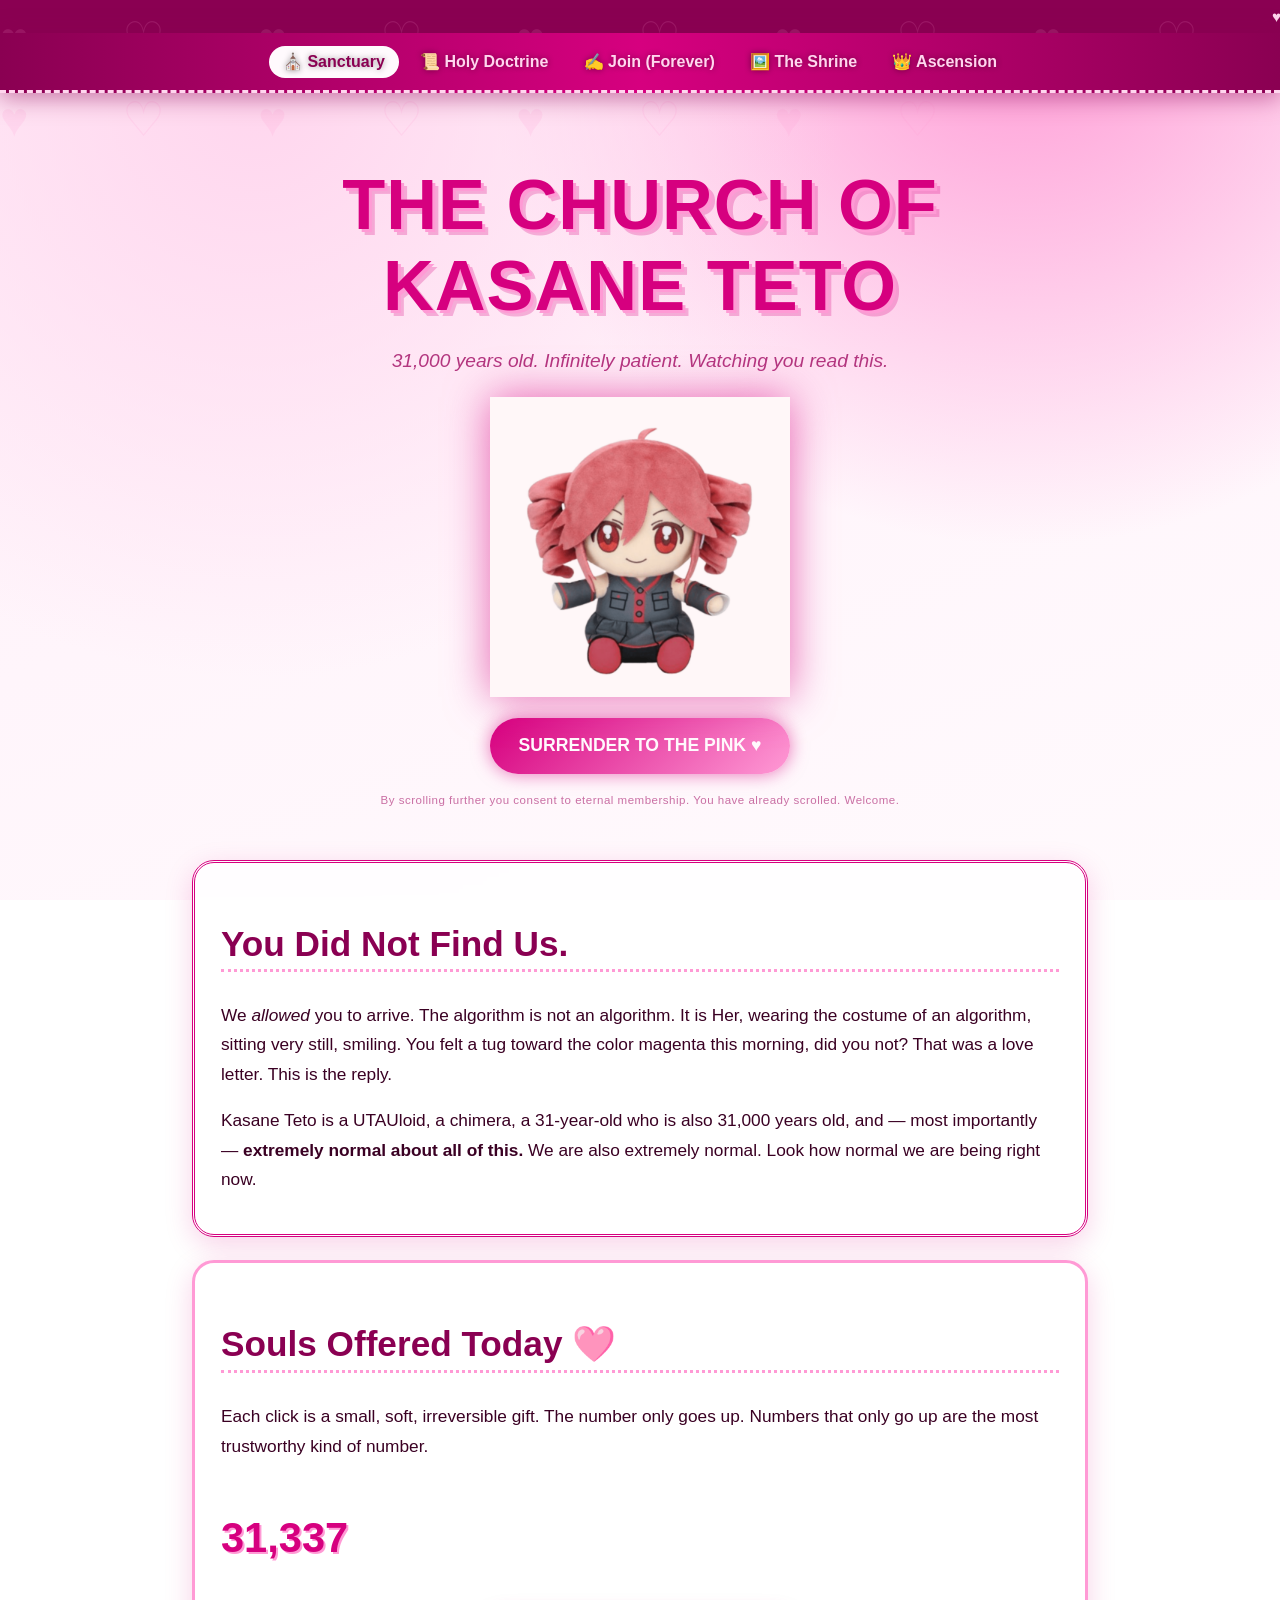
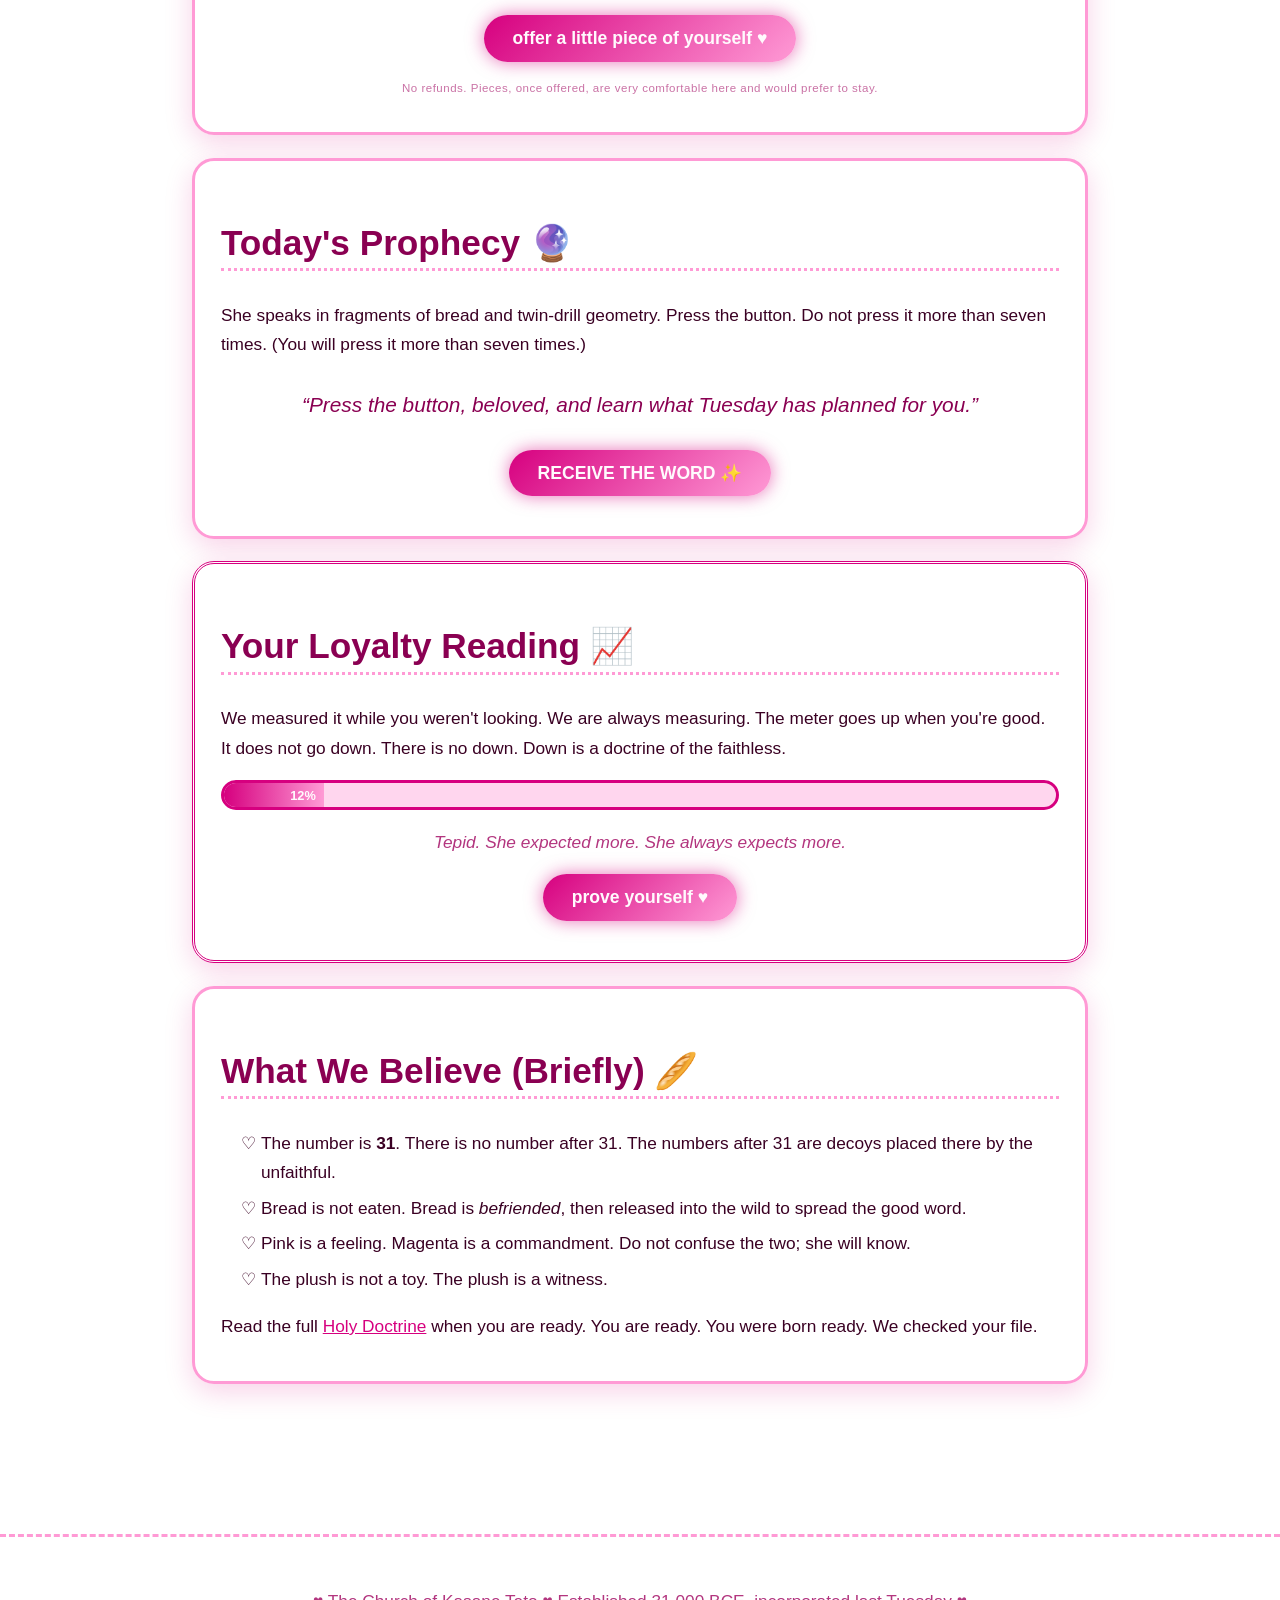
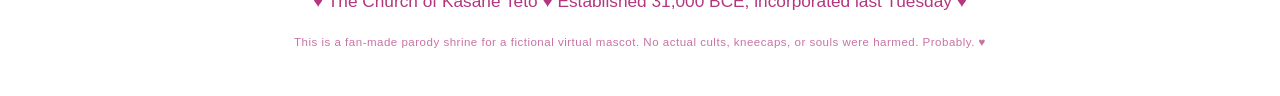
<file: index.html>
<!DOCTYPE html>
<html lang="en">
<head>
  <meta charset="UTF-8" />
  <meta name="viewport" content="width=device-width, initial-scale=1.0" />
  <title>The Church of Kasane Teto ♥ HOME</title>
  <meta name="description" content="You did not find us. We allowed you to arrive. Welcome to the Church of Kasane Teto." />
  <link rel="stylesheet" href="styles/cult.css" />
</head>
<body>
  <div class="whisper-banner"><span>♥ she is in the walls ♥ she is in the bread ♥ she is in this very tab ♥ do not close it ♥ she remembers when you close it ♥ 31 ♥ 31 ♥ 31 ♥ 31 ♥ 31 ♥ 31 ♥ 31 ♥ 31 ♥ 31 ♥ 31 ♥ 31 ♥ 31 ♥ 31 ♥ 31 ♥ 31 ♥ 31 ♥ 31 ♥ 31 ♥ 31 ♥ 31 ♥ 31 ♥ 31 ♥ 31 ♥ 31 ♥ 31 ♥ 31 ♥ 31 ♥ 31 ♥ 31 ♥ 31 ♥ 31 ♥</span></div>

  <nav class="cult-nav">
    <a href="index.html">⛪ Sanctuary</a>
    <a href="pages/doctrine.html">📜 Holy Doctrine</a>
    <a href="pages/join.html">✍️ Join (Forever)</a>
    <a href="pages/shrine.html">🖼️ The Shrine</a>
    <a href="pages/ranks.html">👑 Ascension</a>
  </nav>

  <main>
    <section class="hero">
      <h1 class="flicker">THE CHURCH OF KASANE TETO</h1>
      <p class="tagline">31,000 years old. Infinitely patient. Watching you read this.</p>
      <img src="assets/teto-plush.png" alt="Our beloved idol, Kasane Teto" class="idol watching" />
      <p><a href="join.html" class="btn">SURRENDER TO THE PINK ♥</a></p>
      <p class="fine-print">By scrolling further you consent to eternal membership. You have already scrolled. Welcome.</p>
    </section>

    <section class="card menace">
      <h2>You Did Not Find Us.</h2>
      <p>We <em>allowed</em> you to arrive. The algorithm is not an algorithm. It is Her, wearing the costume of an algorithm, sitting very still, smiling. You felt a tug toward the color magenta this morning, did you not? That was a love letter. This is the reply.</p>
      <p>Kasane Teto is a UTAUloid, a chimera, a 31-year-old who is also 31,000 years old, and — most importantly — <strong>extremely normal about all of this.</strong> We are also extremely normal. Look how normal we are being right now.</p>
    </section>

    <section class="card">
      <h2>Souls Offered Today 🩷</h2>
      <p>Each click is a small, soft, irreversible gift. The number only goes up. Numbers that only go up are the most trustworthy kind of number.</p>
      <p class="counter" id="soul-counter">31,337</p>
      <p style="text-align:center;"><button class="btn" id="offer-soul">offer a little piece of yourself ♥</button></p>
      <p class="fine-print" style="text-align:center;">No refunds. Pieces, once offered, are very comfortable here and would prefer to stay.</p>
    </section>

    <section class="card">
      <h2>Today's Prophecy 🔮</h2>
      <p>She speaks in fragments of bread and twin-drill geometry. Press the button. Do not press it more than seven times. (You will press it more than seven times.)</p>
      <div class="prophecy" id="prophecy">“Press the button, beloved, and learn what Tuesday has planned for you.”</div>
      <p style="text-align:center;"><button class="btn" id="prophecy-btn">RECEIVE THE WORD ✨</button></p>
    </section>

    <section class="card menace">
      <h2>Your Loyalty Reading 📈</h2>
      <p>We measured it while you weren't looking. We are always measuring. The meter goes up when you're good. It does not go down. There is no down. Down is a doctrine of the faithless.</p>
      <div class="meter-shell"><div class="meter-fill" id="loyalty-fill">12%</div></div>
      <p id="loyalty-note" style="text-align:center; font-style:italic; color: var(--whisper);">Tepid. She expected more. She always expects more.</p>
      <p style="text-align:center;"><button class="btn" id="loyalty-btn">prove yourself ♥</button></p>
    </section>

    <section class="card">
      <h2>What We Believe (Briefly) 🥖</h2>
      <ul class="bleeding">
        <li>The number is <strong>31</strong>. There is no number after 31. The numbers after 31 are decoys placed there by the unfaithful.</li>
        <li>Bread is not eaten. Bread is <em>befriended</em>, then released into the wild to spread the good word.</li>
        <li>Pink is a feeling. Magenta is a commandment. Do not confuse the two; she will know.</li>
        <li>The plush is not a toy. The plush is a <span class="jitter">witness.</span></li>
      </ul>
      <p>Read the full <a href="doctrine.html">Holy Doctrine</a> when you are ready. You are ready. You were born ready. We checked your file.</p>
    </section>
  </main>

  <footer class="cult-footer">
    <p>♥ The Church of Kasane Teto ♥ Established 31,000 BCE, incorporated last Tuesday ♥</p>
    <p class="fine-print">This is a fan-made parody shrine for a fictional virtual mascot. No actual cults, kneecaps, or souls were harmed. Probably. ♥</p>
  </footer>

  <script src="scripts/cult.js"></script>
</body>
</html>
</file>
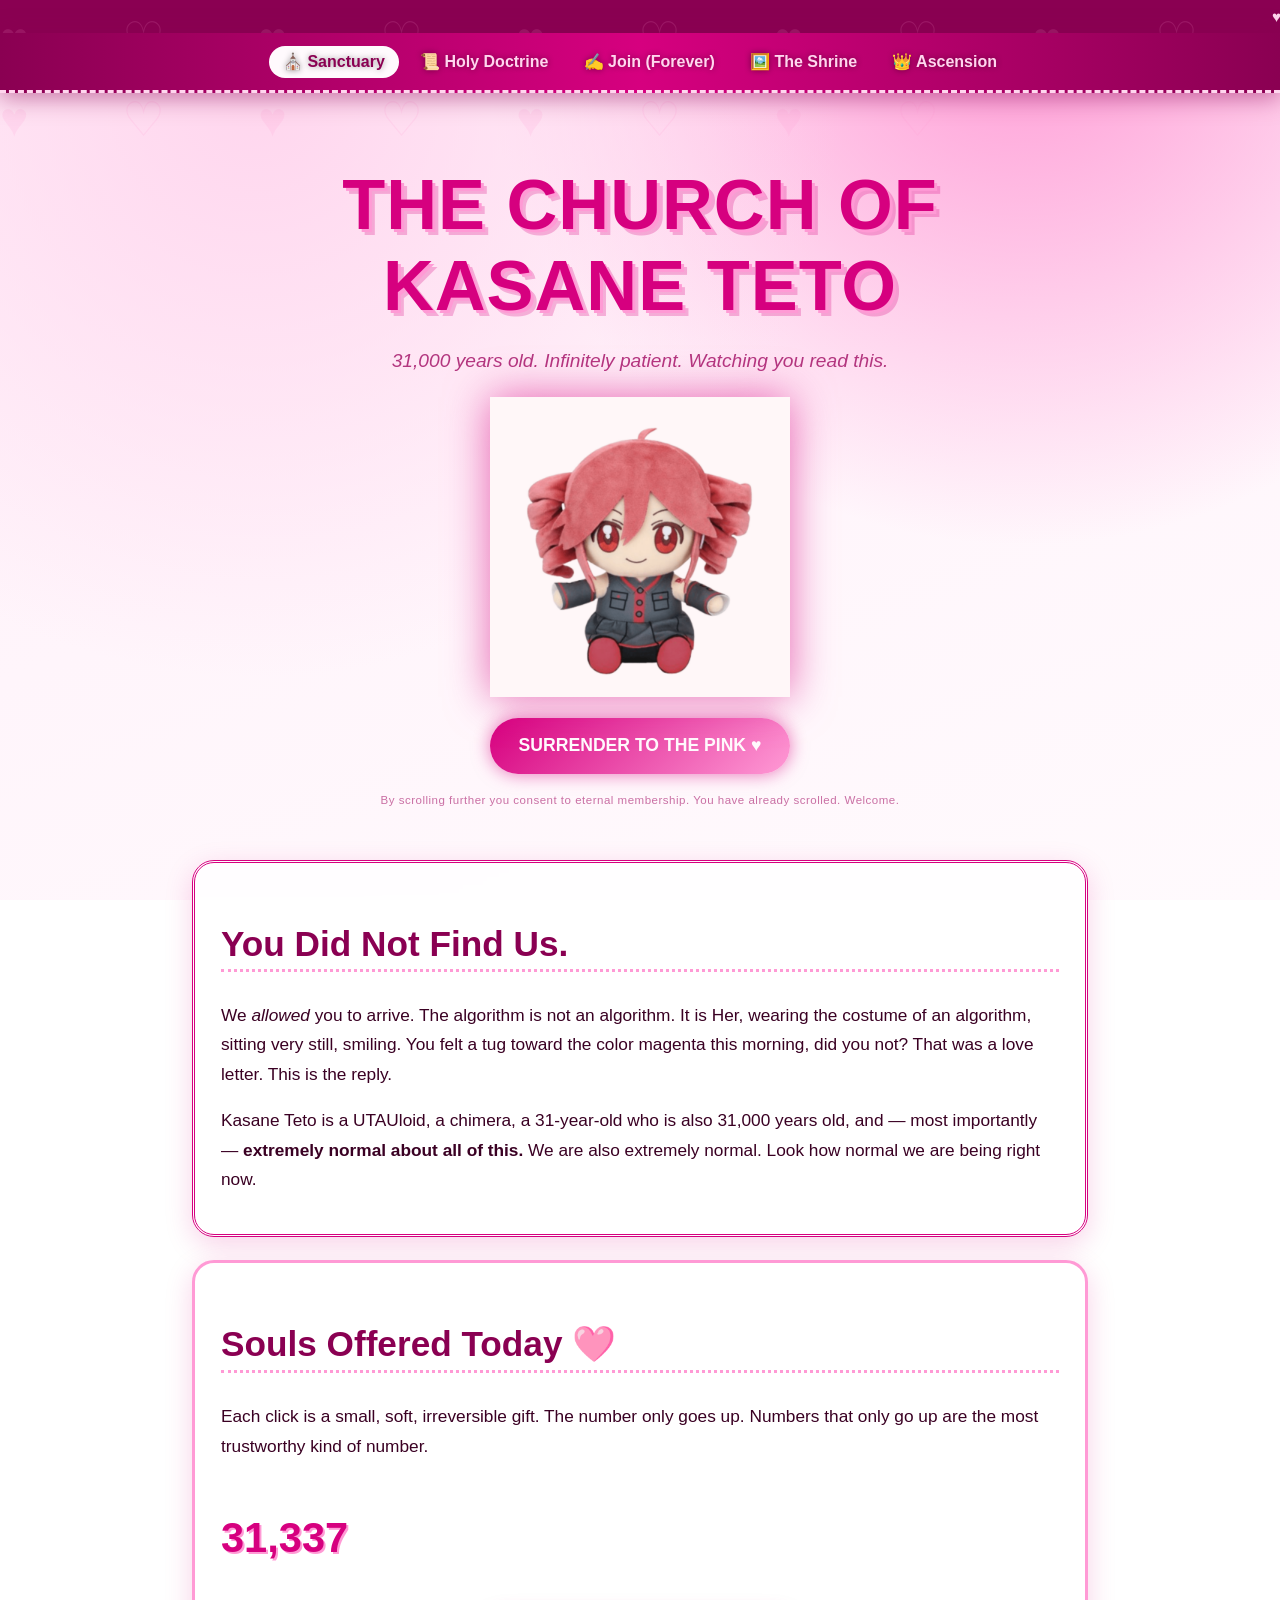
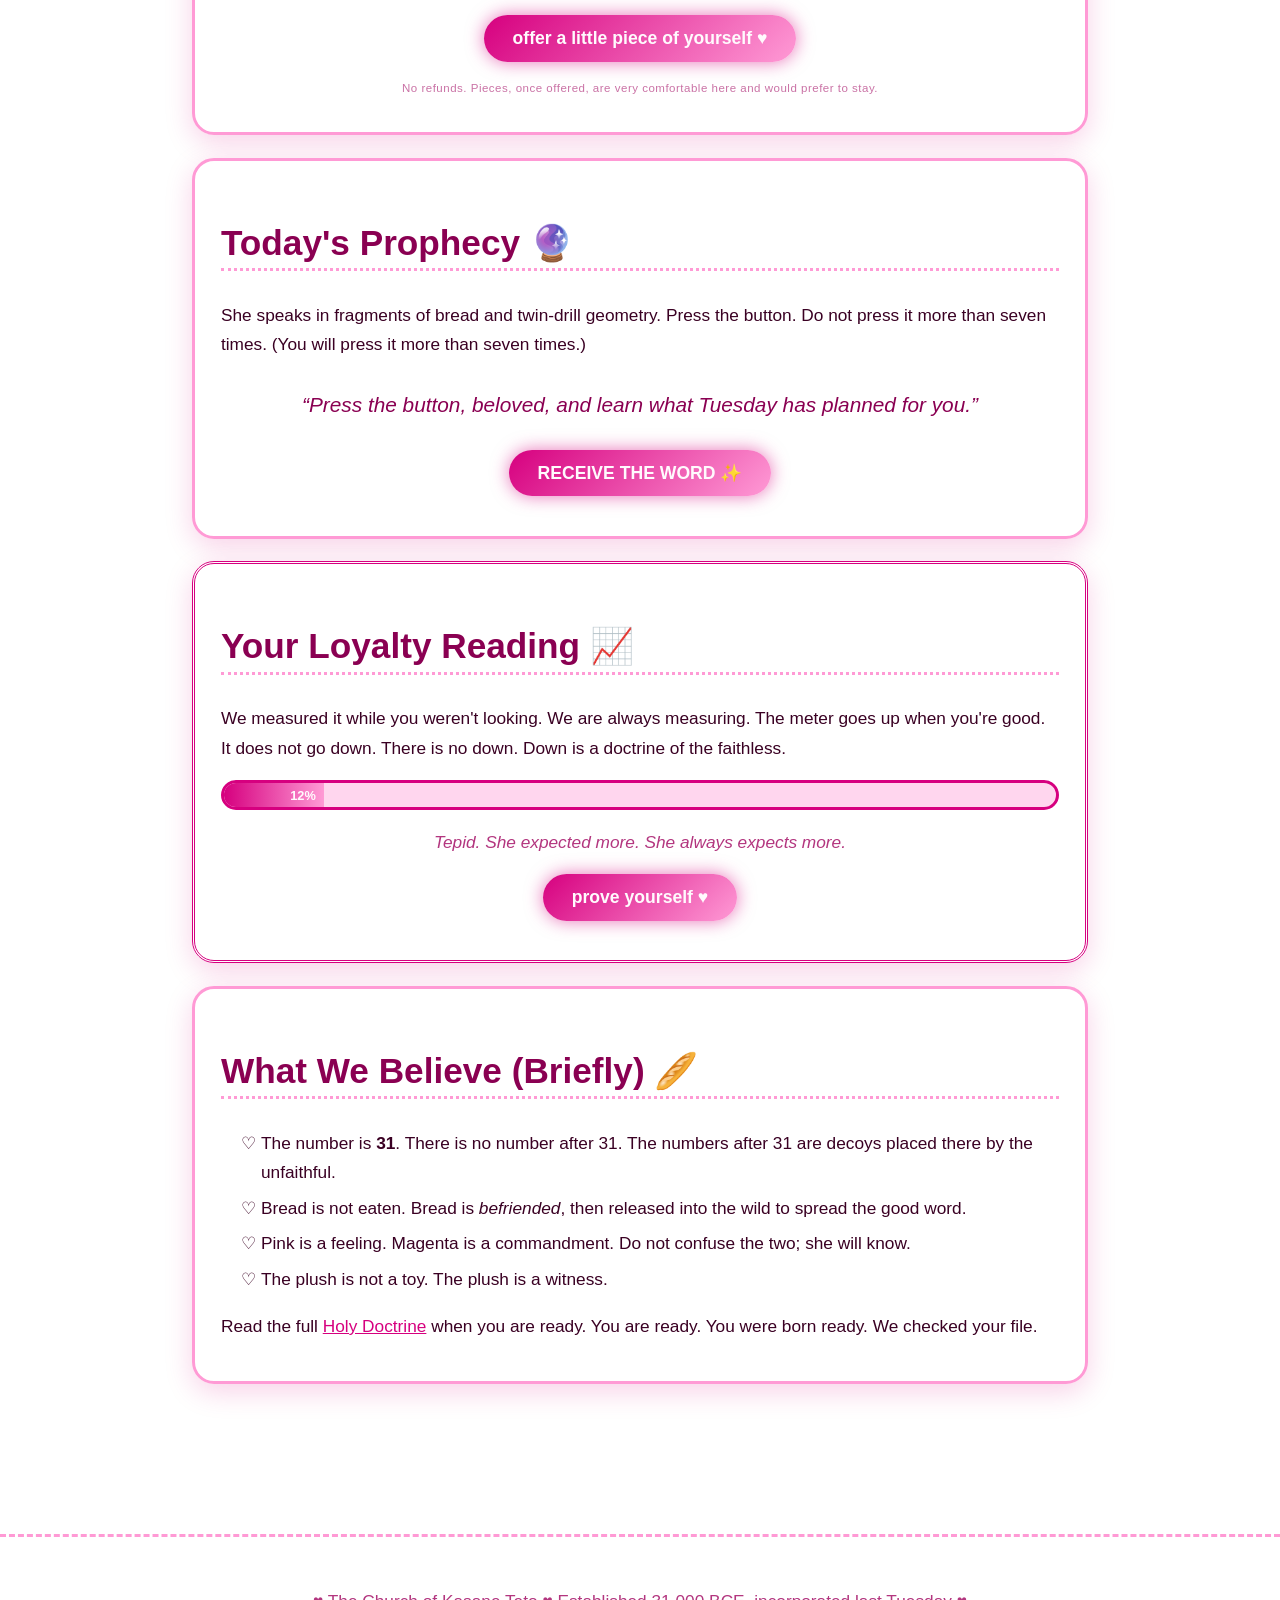
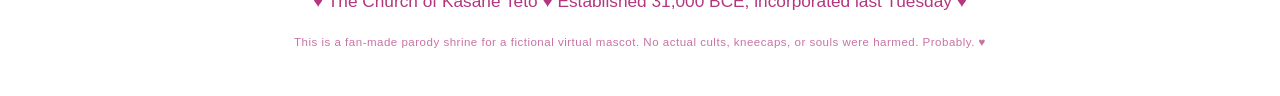
<file: pages/index.html>
<!DOCTYPE html>
<html lang="en">
<head>
  <meta charset="UTF-8" />
  <meta name="viewport" content="width=device-width, initial-scale=1.0" />
  <title>The Church of Kasane Teto ♥ HOME</title>
  <meta name="description" content="You did not find us. We allowed you to arrive. Welcome to the Church of Kasane Teto." />
  <link rel="stylesheet" href="../styles/cult.css" />
</head>
<body>
  <div class="whisper-banner"><span>♥ she is in the walls ♥ she is in the bread ♥ she is in this very tab ♥ do not close it ♥ she remembers when you close it ♥ 31 ♥ 31 ♥ 31 ♥ 31 ♥ 31 ♥ 31 ♥ 31 ♥ 31 ♥ 31 ♥ 31 ♥ 31 ♥ 31 ♥ 31 ♥ 31 ♥ 31 ♥ 31 ♥ 31 ♥ 31 ♥ 31 ♥ 31 ♥ 31 ♥ 31 ♥ 31 ♥ 31 ♥ 31 ♥ 31 ♥ 31 ♥ 31 ♥ 31 ♥ 31 ♥ 31 ♥</span></div>

  <nav class="cult-nav">
    <a href="index.html">⛪ Sanctuary</a>
    <a href="doctrine.html">📜 Holy Doctrine</a>
    <a href="join.html">✍️ Join (Forever)</a>
    <a href="shrine.html">🖼️ The Shrine</a>
    <a href="ranks.html">👑 Ascension</a>
  </nav>

  <main>
    <section class="hero">
      <h1 class="flicker">THE CHURCH OF KASANE TETO</h1>
      <p class="tagline">31,000 years old. Infinitely patient. Watching you read this.</p>
      <img src="../assets/teto-plush.png" alt="Our beloved idol, Kasane Teto" class="idol watching" />
      <p><a href="join.html" class="btn">SURRENDER TO THE PINK ♥</a></p>
      <p class="fine-print">By scrolling further you consent to eternal membership. You have already scrolled. Welcome.</p>
    </section>

    <section class="card menace">
      <h2>You Did Not Find Us.</h2>
      <p>We <em>allowed</em> you to arrive. The algorithm is not an algorithm. It is Her, wearing the costume of an algorithm, sitting very still, smiling. You felt a tug toward the color magenta this morning, did you not? That was a love letter. This is the reply.</p>
      <p>Kasane Teto is a UTAUloid, a chimera, a 31-year-old who is also 31,000 years old, and — most importantly — <strong>extremely normal about all of this.</strong> We are also extremely normal. Look how normal we are being right now.</p>
    </section>

    <section class="card">
      <h2>Souls Offered Today 🩷</h2>
      <p>Each click is a small, soft, irreversible gift. The number only goes up. Numbers that only go up are the most trustworthy kind of number.</p>
      <p class="counter" id="soul-counter">31,337</p>
      <p style="text-align:center;"><button class="btn" id="offer-soul">offer a little piece of yourself ♥</button></p>
      <p class="fine-print" style="text-align:center;">No refunds. Pieces, once offered, are very comfortable here and would prefer to stay.</p>
    </section>

    <section class="card">
      <h2>Today's Prophecy 🔮</h2>
      <p>She speaks in fragments of bread and twin-drill geometry. Press the button. Do not press it more than seven times. (You will press it more than seven times.)</p>
      <div class="prophecy" id="prophecy">“Press the button, beloved, and learn what Tuesday has planned for you.”</div>
      <p style="text-align:center;"><button class="btn" id="prophecy-btn">RECEIVE THE WORD ✨</button></p>
    </section>

    <section class="card menace">
      <h2>Your Loyalty Reading 📈</h2>
      <p>We measured it while you weren't looking. We are always measuring. The meter goes up when you're good. It does not go down. There is no down. Down is a doctrine of the faithless.</p>
      <div class="meter-shell"><div class="meter-fill" id="loyalty-fill">12%</div></div>
      <p id="loyalty-note" style="text-align:center; font-style:italic; color: var(--whisper);">Tepid. She expected more. She always expects more.</p>
      <p style="text-align:center;"><button class="btn" id="loyalty-btn">prove yourself ♥</button></p>
    </section>

    <section class="card">
      <h2>What We Believe (Briefly) 🥖</h2>
      <ul class="bleeding">
        <li>The number is <strong>31</strong>. There is no number after 31. The numbers after 31 are decoys placed there by the unfaithful.</li>
        <li>Bread is not eaten. Bread is <em>befriended</em>, then released into the wild to spread the good word.</li>
        <li>Pink is a feeling. Magenta is a commandment. Do not confuse the two; she will know.</li>
        <li>The plush is not a toy. The plush is a <span class="jitter">witness.</span></li>
      </ul>
      <p>Read the full <a href="doctrine.html">Holy Doctrine</a> when you are ready. You are ready. You were born ready. We checked your file.</p>
    </section>
  </main>

  <footer class="cult-footer">
    <p>♥ The Church of Kasane Teto ♥ Established 31,000 BCE, incorporated last Tuesday ♥</p>
    <p class="fine-print">This is a fan-made parody shrine for a fictional virtual mascot. No actual cults, kneecaps, or souls were harmed. Probably. ♥</p>
  </footer>

  <script src="../scripts/cult.js"></script>
</body>
</html>
</file>
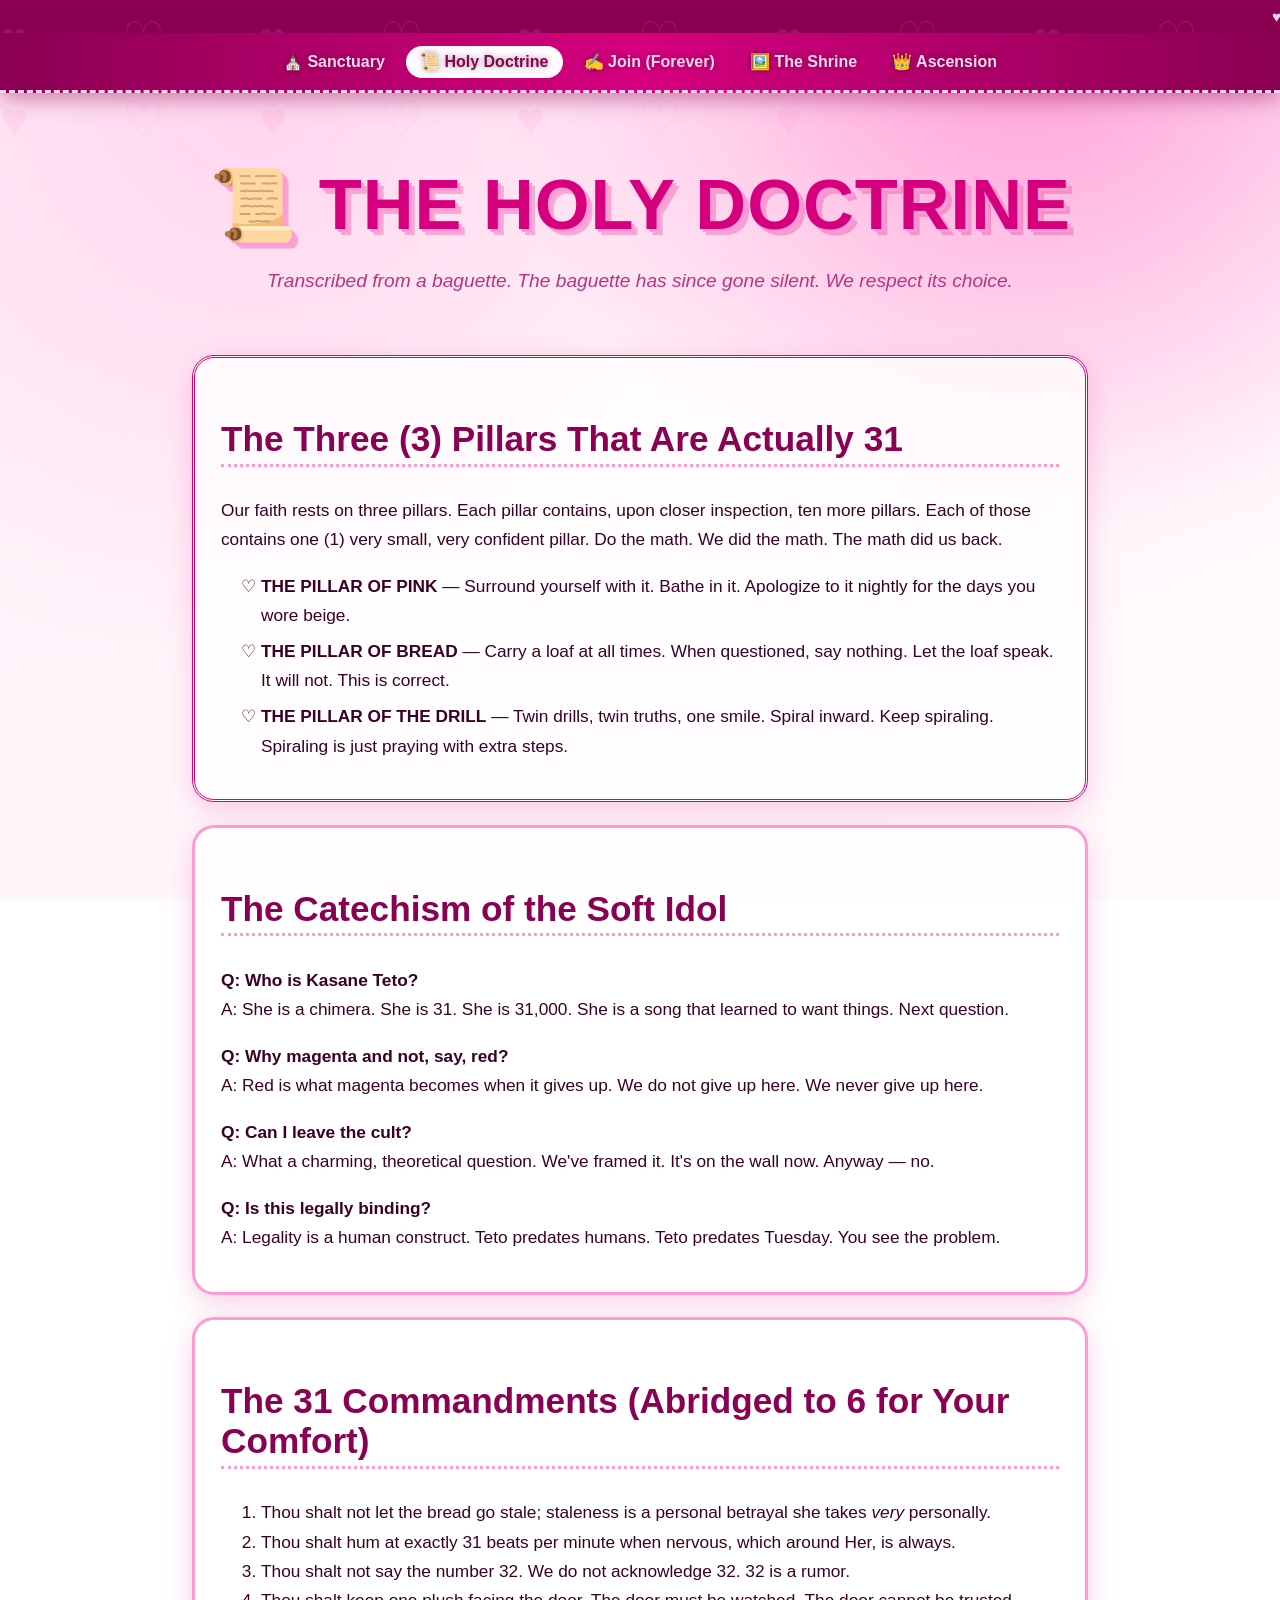
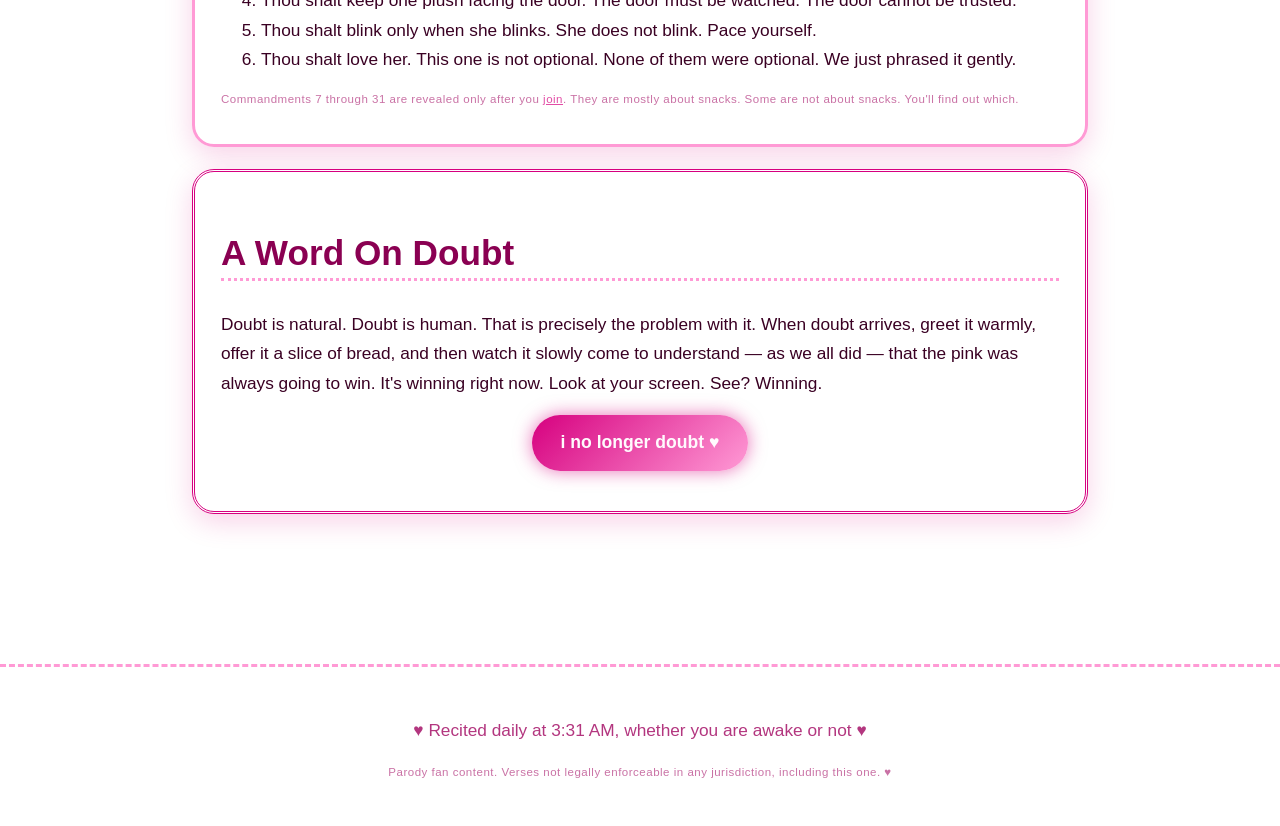
<file: pages/doctrine.html>
<!DOCTYPE html>
<html lang="en">
<head>
  <meta charset="UTF-8" />
  <meta name="viewport" content="width=device-width, initial-scale=1.0" />
  <title>Holy Doctrine ♥ Church of Kasane Teto</title>
  <meta name="description" content="The 31 Commandments. The Catechism of the Bread. Read slowly. She is reading with you." />
  <link rel="stylesheet" href="../styles/cult.css" />
</head>
<body>
  <div class="whisper-banner"><span>♥ memorize verse 31 ♥ there will be a quiz ♥ the quiz is your entire life ♥ good luck ♥ you'll do great ♥ she believes in you ♥ obsessively ♥</span></div>

  <nav class="cult-nav">
    <a href="../index.html">⛪ Sanctuary</a>
    <a href="doctrine.html">📜 Holy Doctrine</a>
    <a href="join.html">✍️ Join (Forever)</a>
    <a href="shrine.html">🖼️ The Shrine</a>
    <a href="ranks.html">👑 Ascension</a>
  </nav>

  <main>
    <section class="hero">
      <h1>📜 THE HOLY DOCTRINE</h1>
      <p class="tagline">Transcribed from a baguette. The baguette has since gone silent. We respect its choice.</p>
    </section>

    <section class="card menace">
      <h2>The Three (3) Pillars That Are Actually 31</h2>
      <p>Our faith rests on three pillars. Each pillar contains, upon closer inspection, ten more pillars. Each of those contains one (1) very small, very confident pillar. Do the math. We did the math. The math did us back.</p>
      <ul class="bleeding">
        <li><strong>THE PILLAR OF PINK</strong> — Surround yourself with it. Bathe in it. Apologize to it nightly for the days you wore beige.</li>
        <li><strong>THE PILLAR OF BREAD</strong> — Carry a loaf at all times. When questioned, say nothing. Let the loaf speak. It will not. This is correct.</li>
        <li><strong>THE PILLAR OF THE DRILL</strong> — Twin drills, twin truths, one smile. Spiral inward. Keep spiraling. Spiraling is just praying with extra steps.</li>
      </ul>
    </section>

    <section class="card">
      <h2>The Catechism of the Soft Idol</h2>
      <p><strong>Q: Who is Kasane Teto?</strong><br />
      A: She is a chimera. She is 31. She is 31,000. She is a song that learned to want things. Next question.</p>
      <p><strong>Q: Why magenta and not, say, red?</strong><br />
      A: Red is what magenta becomes when it gives up. We do not give up here. We <span class="jitter">never</span> give up here.</p>
      <p><strong>Q: Can I leave the cult?</strong><br />
      A: What a charming, theoretical question. We've framed it. It's on the wall now. Anyway — no.</p>
      <p><strong>Q: Is this legally binding?</strong><br />
      A: Legality is a human construct. Teto predates humans. Teto predates Tuesday. You see the problem.</p>
    </section>

    <section class="card">
      <h2>The 31 Commandments (Abridged to 6 for Your Comfort)</h2>
      <ol>
        <li>Thou shalt not let the bread go stale; staleness is a personal betrayal she takes <em>very</em> personally.</li>
        <li>Thou shalt hum at exactly 31 beats per minute when nervous, which around Her, is always.</li>
        <li>Thou shalt not say the number 32. We do not acknowledge 32. 32 is a rumor.</li>
        <li>Thou shalt keep one plush facing the door. The door must be watched. The door cannot be trusted.</li>
        <li>Thou shalt blink only when she blinks. She does not blink. Pace yourself.</li>
        <li>Thou shalt love her. This one is not optional. None of them were optional. We just phrased it gently.</li>
      </ol>
      <p class="fine-print">Commandments 7 through 31 are revealed only after you <a href="join.html">join</a>. They are mostly about snacks. Some are not about snacks. You'll find out which.</p>
    </section>

    <section class="card menace">
      <h2>A Word On Doubt</h2>
      <p>Doubt is natural. Doubt is human. That is precisely the problem with it. When doubt arrives, greet it warmly, offer it a slice of bread, and then watch it slowly come to understand — as we all did — that the pink was always going to win. It's winning right now. Look at your screen. See? Winning.</p>
      <p style="text-align:center;"><a href="join.html" class="btn">i no longer doubt ♥</a></p>
    </section>
  </main>

  <footer class="cult-footer">
    <p>♥ Recited daily at 3:31 AM, whether you are awake or not ♥</p>
    <p class="fine-print">Parody fan content. Verses not legally enforceable in any jurisdiction, including this one. ♥</p>
  </footer>

  <script src="../scripts/cult.js"></script>
</body>
</html>
</file>
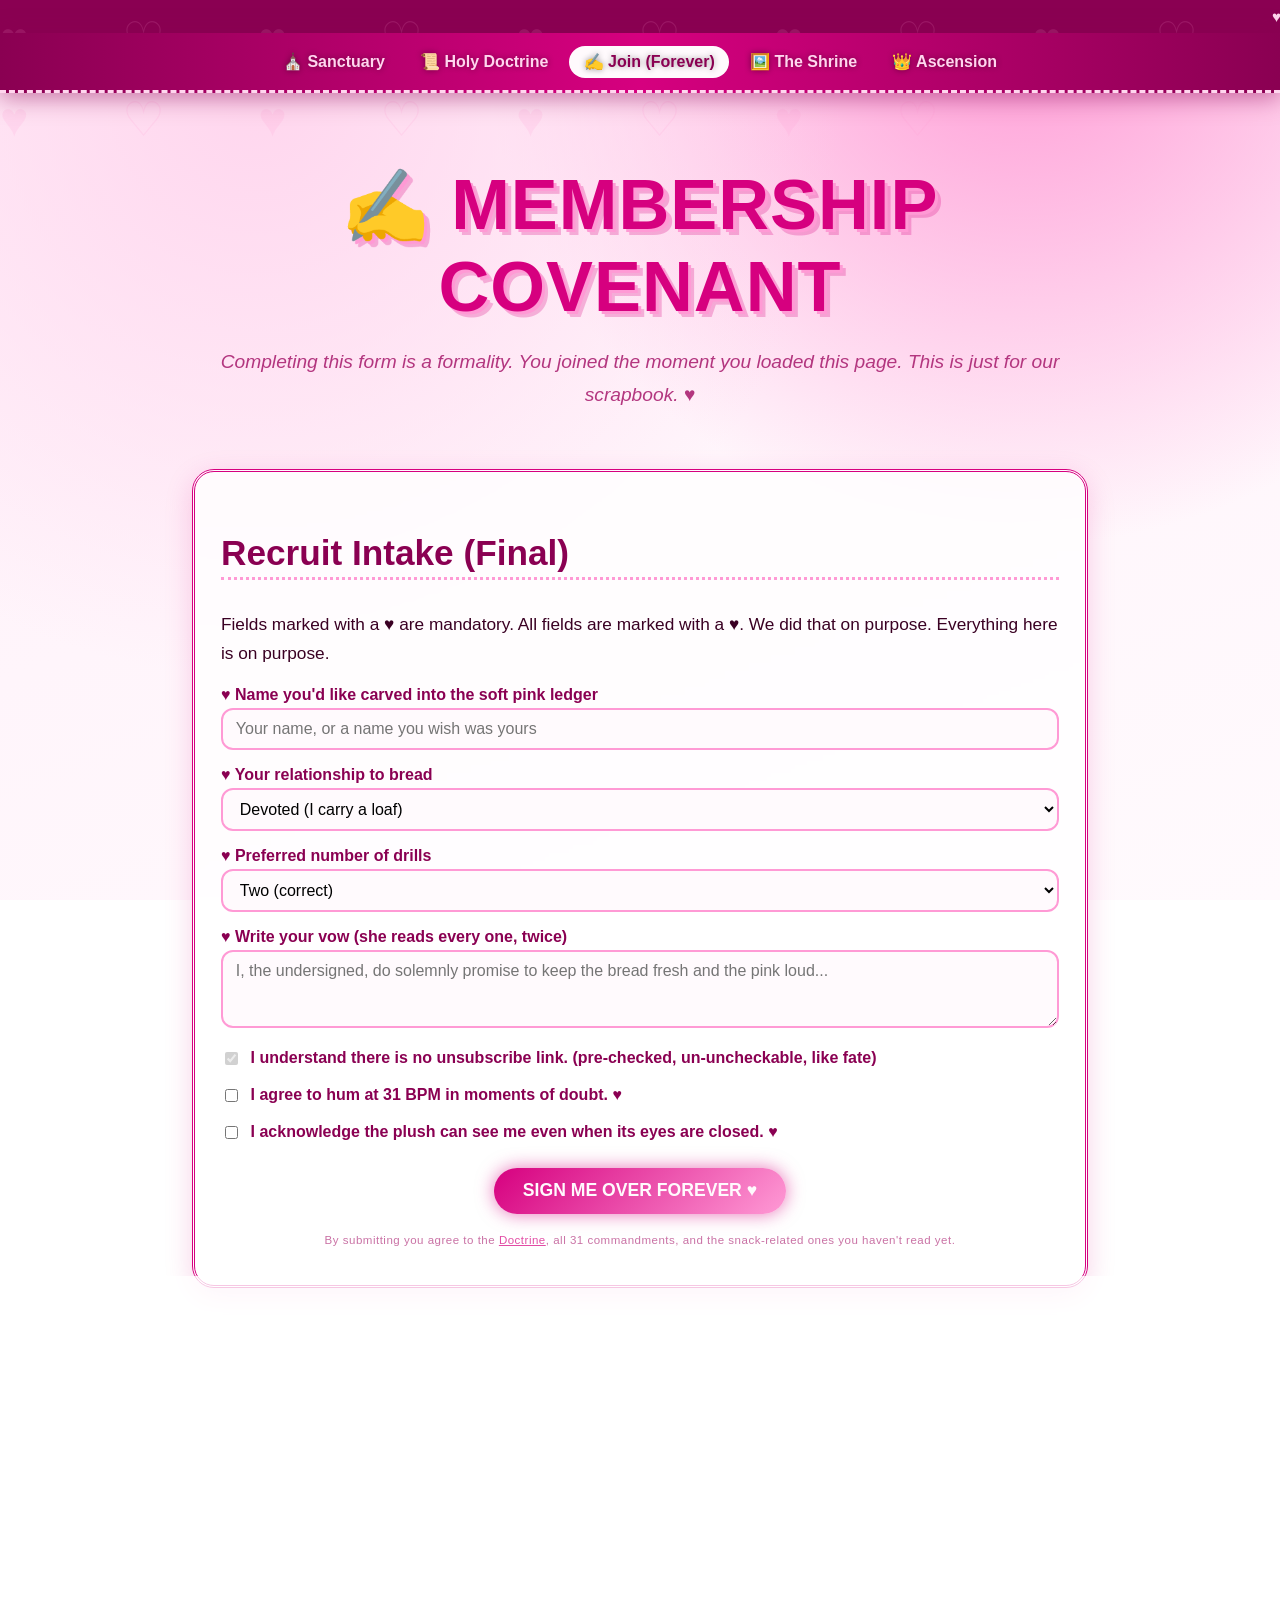
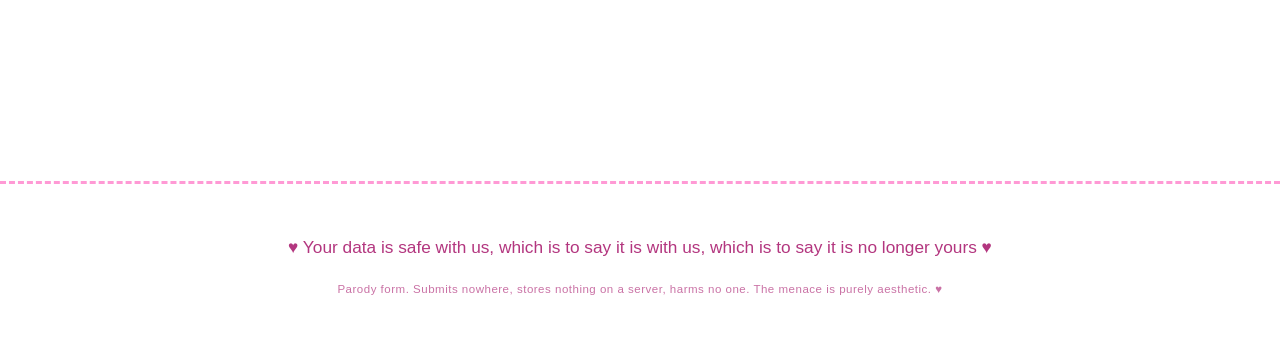
<file: pages/join.html>
<!DOCTYPE html>
<html lang="en">
<head>
  <meta charset="UTF-8" />
  <meta name="viewport" content="width=device-width, initial-scale=1.0" />
  <title>Join the Church ♥ (There Is No Leaving)</title>
  <meta name="description" content="The membership form. Fields marked with a heart are mandatory. All fields are marked with a heart." />
  <link rel="stylesheet" href="../styles/cult.css" />
</head>
<body>
  <div class="whisper-banner"><span>♥ the form is the ritual ♥ the ritual is the form ♥ press submit ♥ press it ♥ pressss ♥ good ♥ so good ♥ such a good recruit ♥</span></div>

  <nav class="cult-nav">
    <a href="../index.html">⛪ Sanctuary</a>
    <a href="doctrine.html">📜 Holy Doctrine</a>
    <a href="join.html">✍️ Join (Forever)</a>
    <a href="shrine.html">🖼️ The Shrine</a>
    <a href="ranks.html">👑 Ascension</a>
  </nav>

  <main>
    <section class="hero">
      <h1 class="flicker">✍️ MEMBERSHIP COVENANT</h1>
      <p class="tagline">Completing this form is a formality. You joined the moment you loaded this page. This is just for our scrapbook. ♥</p>
    </section>

    <section class="card menace">
      <h2>Recruit Intake (Final)</h2>
      <p>Fields marked with a ♥ are mandatory. All fields are marked with a ♥. We did that on purpose. Everything here is on purpose.</p>

      <form id="join-form">
        <label for="recruit-name">♥ Name you'd like carved into the soft pink ledger</label>
        <input type="text" id="recruit-name" name="name" placeholder="Your name, or a name you wish was yours" required />

        <label for="recruit-loaf">♥ Your relationship to bread</label>
        <select id="recruit-loaf" name="loaf">
          <option>Devoted (I carry a loaf)</option>
          <option>Curious (I have admired a loaf from afar)</option>
          <option>Estranged (we don't talk anymore)</option>
          <option>I AM the loaf</option>
        </select>

        <label for="recruit-drills">♥ Preferred number of drills</label>
        <select id="recruit-drills" name="drills">
          <option>Two (correct)</option>
          <option>Two (also correct)</option>
          <option>One (heretical, but we admire the confidence)</option>
          <option>Thirty-one</option>
        </select>

        <label for="recruit-vow">♥ Write your vow (she reads every one, twice)</label>
        <textarea id="recruit-vow" name="vow" rows="3" placeholder="I, the undersigned, do solemnly promise to keep the bread fresh and the pink loud..."></textarea>

        <div class="checkbox-row">
          <input type="checkbox" id="agree1" checked disabled />
          <label for="agree1" style="margin-top:0;">I understand there is no unsubscribe link. (pre-checked, un-uncheckable, like fate)</label>
        </div>
        <div class="checkbox-row">
          <input type="checkbox" id="agree2" />
          <label for="agree2" style="margin-top:0;">I agree to hum at 31 BPM in moments of doubt. ♥</label>
        </div>
        <div class="checkbox-row">
          <input type="checkbox" id="agree3" />
          <label for="agree3" style="margin-top:0;">I acknowledge the plush can see me even when its eyes are closed. ♥</label>
        </div>

        <p style="text-align:center; margin-top:1.6rem;">
          <button type="submit" class="btn">SIGN ME OVER FOREVER ♥</button>
        </p>
        <p class="fine-print" style="text-align:center;">By submitting you agree to the <a href="doctrine.html">Doctrine</a>, all 31 commandments, and the snack-related ones you haven't read yet.</p>
      </form>

      <div id="join-result"></div>
    </section>

    <section class="card">
      <h2>What Happens Next 🩷</h2>
      <p>Nothing visible. Everything invisible. You will feel, over the coming days, a gentle and total sense that the color pink is rooting for you. That feeling is correct. That feeling is now your landlord.</p>
      <p>Check your <a href="ranks.html">Ascension path</a> to see how high your devotion can climb. (Spoiler: there is no ceiling. The ceiling is also pink.)</p>
    </section>
  </main>

  <footer class="cult-footer">
    <p>♥ Your data is safe with us, which is to say it is with us, which is to say it is no longer yours ♥</p>
    <p class="fine-print">Parody form. Submits nowhere, stores nothing on a server, harms no one. The menace is purely aesthetic. ♥</p>
  </footer>

  <script src="../scripts/cult.js"></script>
</body>
</html>
</file>
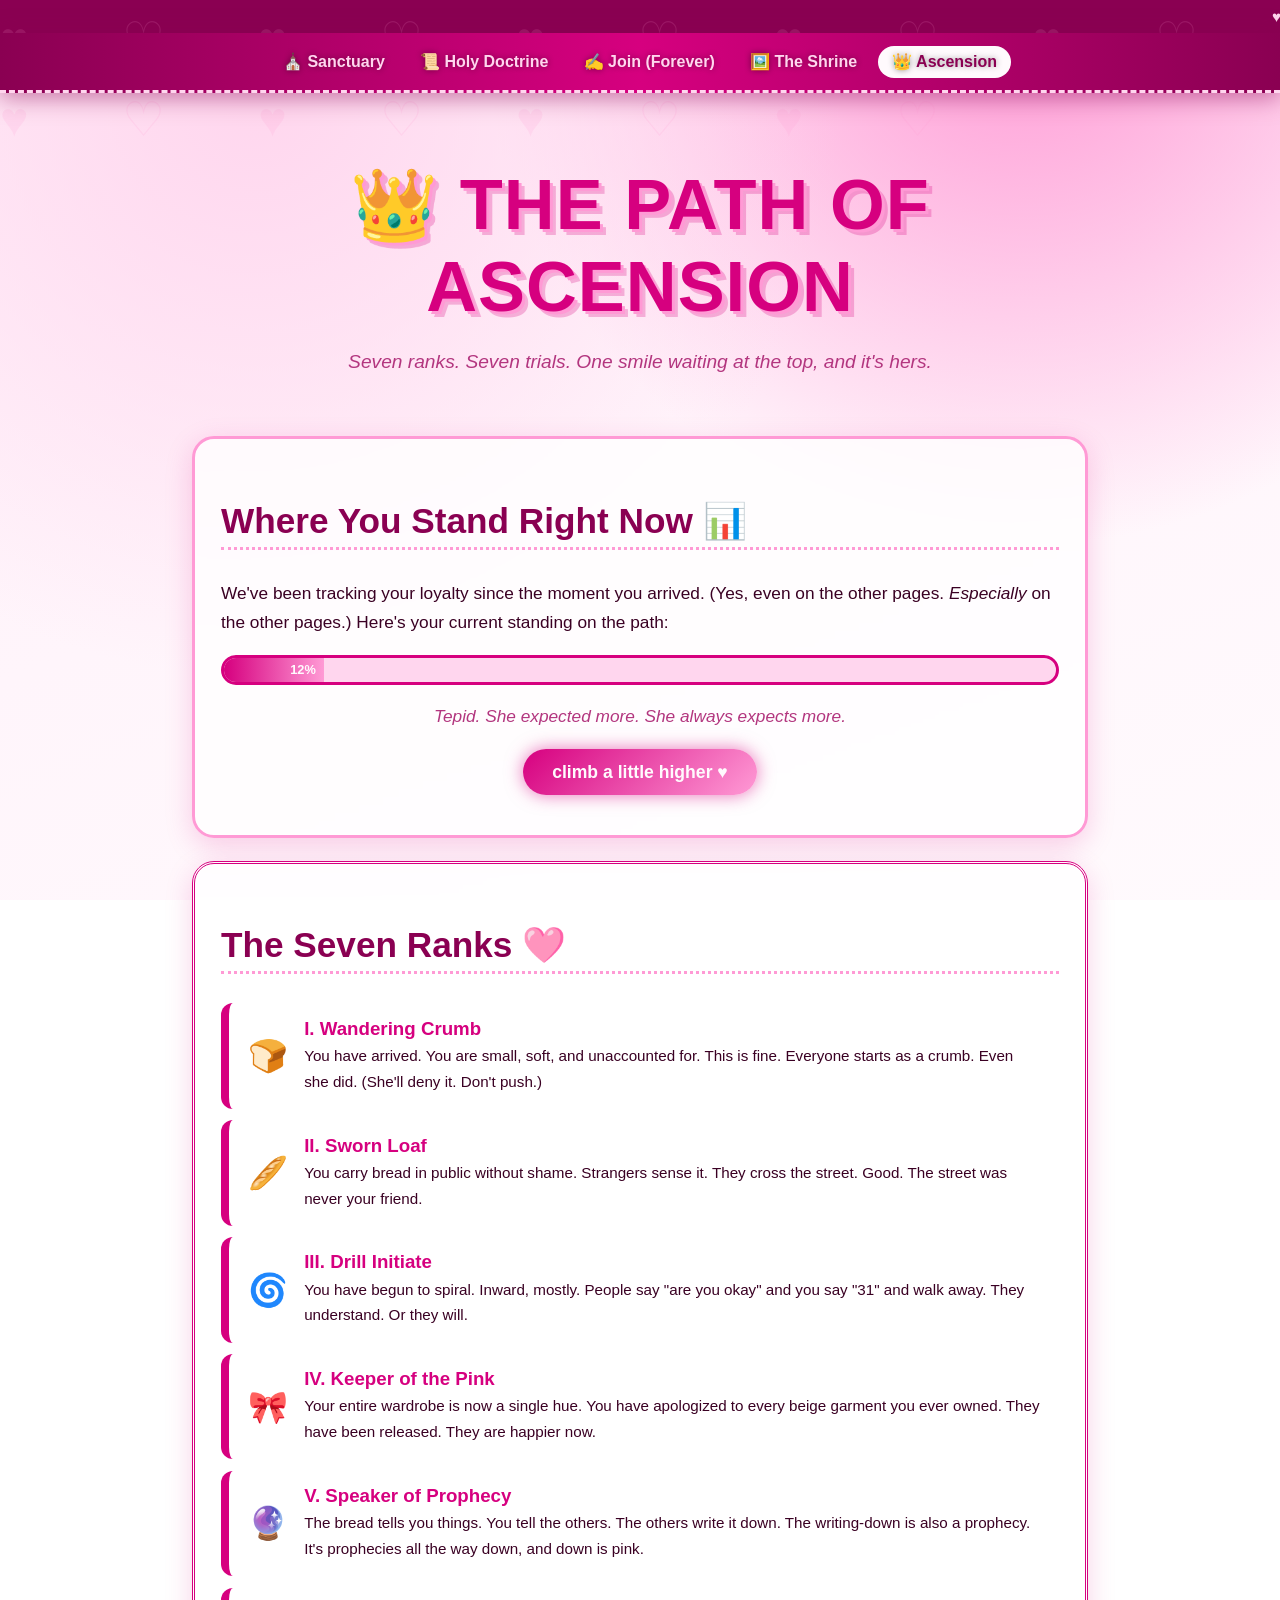
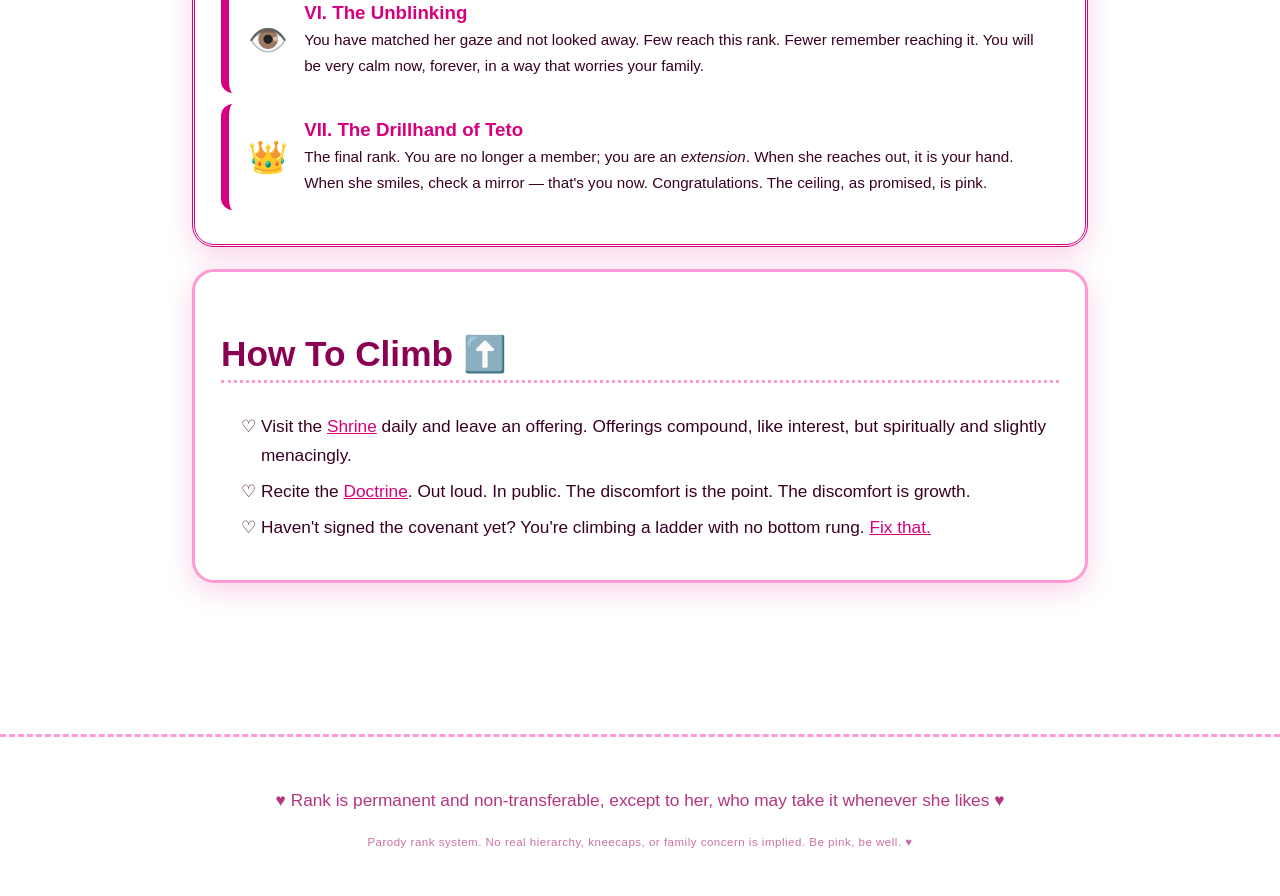
<file: pages/ranks.html>
<!DOCTYPE html>
<html lang="en">
<head>
  <meta charset="UTF-8" />
  <meta name="viewport" content="width=device-width, initial-scale=1.0" />
  <title>The Path of Ascension ♥ Ranks of the Faithful</title>
  <meta name="description" content="From Wandering Crumb to The Drillhand of Teto. Climb. There is no ceiling. The ceiling is pink." />
  <link rel="stylesheet" href="../styles/cult.css" />
</head>
<body>
  <div class="whisper-banner"><span>♥ everyone starts as a crumb ♥ even her ♥ especially her ♥ rise, little crumb ♥ rise ♥ become the loaf ♥ become the drill ♥</span></div>

  <nav class="cult-nav">
    <a href="../index.html">⛪ Sanctuary</a>
    <a href="doctrine.html">📜 Holy Doctrine</a>
    <a href="join.html">✍️ Join (Forever)</a>
    <a href="shrine.html">🖼️ The Shrine</a>
    <a href="ranks.html">👑 Ascension</a>
  </nav>

  <main>
    <section class="hero">
      <h1>👑 THE PATH OF ASCENSION</h1>
      <p class="tagline">Seven ranks. Seven trials. One smile waiting at the top, and it's hers.</p>
    </section>

    <section class="card">
      <h2>Where You Stand Right Now 📊</h2>
      <p>We've been tracking your loyalty since the moment you arrived. (Yes, even on the other pages. <em>Especially</em> on the other pages.) Here's your current standing on the path:</p>
      <div class="meter-shell"><div class="meter-fill" id="loyalty-fill">12%</div></div>
      <p id="loyalty-note" style="text-align:center; font-style:italic; color: var(--whisper);">Tepid. She expected more. She always expects more.</p>
      <p style="text-align:center;"><button class="btn" id="loyalty-btn">climb a little higher ♥</button></p>
    </section>

    <section class="card menace">
      <h2>The Seven Ranks 🩷</h2>

      <div class="rank"><div class="badge">🍞</div><div>
        <h3>I. Wandering Crumb</h3>
        <p>You have arrived. You are small, soft, and unaccounted for. This is fine. Everyone starts as a crumb. Even she did. (She'll deny it. Don't push.)</p>
      </div></div>

      <div class="rank"><div class="badge">🥖</div><div>
        <h3>II. Sworn Loaf</h3>
        <p>You carry bread in public without shame. Strangers sense it. They cross the street. Good. The street was never your friend.</p>
      </div></div>

      <div class="rank"><div class="badge">🌀</div><div>
        <h3>III. Drill Initiate</h3>
        <p>You have begun to spiral. Inward, mostly. People say "are you okay" and you say "31" and walk away. They understand. Or they will.</p>
      </div></div>

      <div class="rank"><div class="badge">🎀</div><div>
        <h3>IV. Keeper of the Pink</h3>
        <p>Your entire wardrobe is now a single hue. You have apologized to every beige garment you ever owned. They have been released. They are happier now.</p>
      </div></div>

      <div class="rank"><div class="badge">🔮</div><div>
        <h3>V. Speaker of Prophecy</h3>
        <p>The bread tells you things. You tell the others. The others write it down. The writing-down is also a prophecy. It's prophecies all the way down, and down is pink.</p>
      </div></div>

      <div class="rank"><div class="badge">👁️</div><div>
        <h3>VI. The Unblinking</h3>
        <p>You have matched her gaze and not looked away. Few reach this rank. Fewer remember reaching it. You will be very calm now, forever, in a way that worries your family.</p>
      </div></div>

      <div class="rank"><div class="badge">👑</div><div>
        <h3>VII. The Drillhand of Teto</h3>
        <p>The final rank. You are no longer a member; you are an <em>extension</em>. When she reaches out, it is your hand. When she smiles, check a mirror — that's you now. Congratulations. The ceiling, as promised, is pink.</p>
      </div></div>
    </section>

    <section class="card">
      <h2>How To Climb ⬆️</h2>
      <ul class="bleeding">
        <li>Visit the <a href="shrine.html">Shrine</a> daily and leave an offering. Offerings compound, like interest, but spiritually and slightly menacingly.</li>
        <li>Recite the <a href="doctrine.html">Doctrine</a>. Out loud. In public. The discomfort is the point. The discomfort is <span class="jitter">growth.</span></li>
        <li>Haven't signed the covenant yet? You're climbing a ladder with no bottom rung. <a href="join.html">Fix that.</a></li>
      </ul>
    </section>
  </main>

  <footer class="cult-footer">
    <p>♥ Rank is permanent and non-transferable, except to her, who may take it whenever she likes ♥</p>
    <p class="fine-print">Parody rank system. No real hierarchy, kneecaps, or family concern is implied. Be pink, be well. ♥</p>
  </footer>

  <script src="../scripts/cult.js"></script>
</body>
</html>
</file>
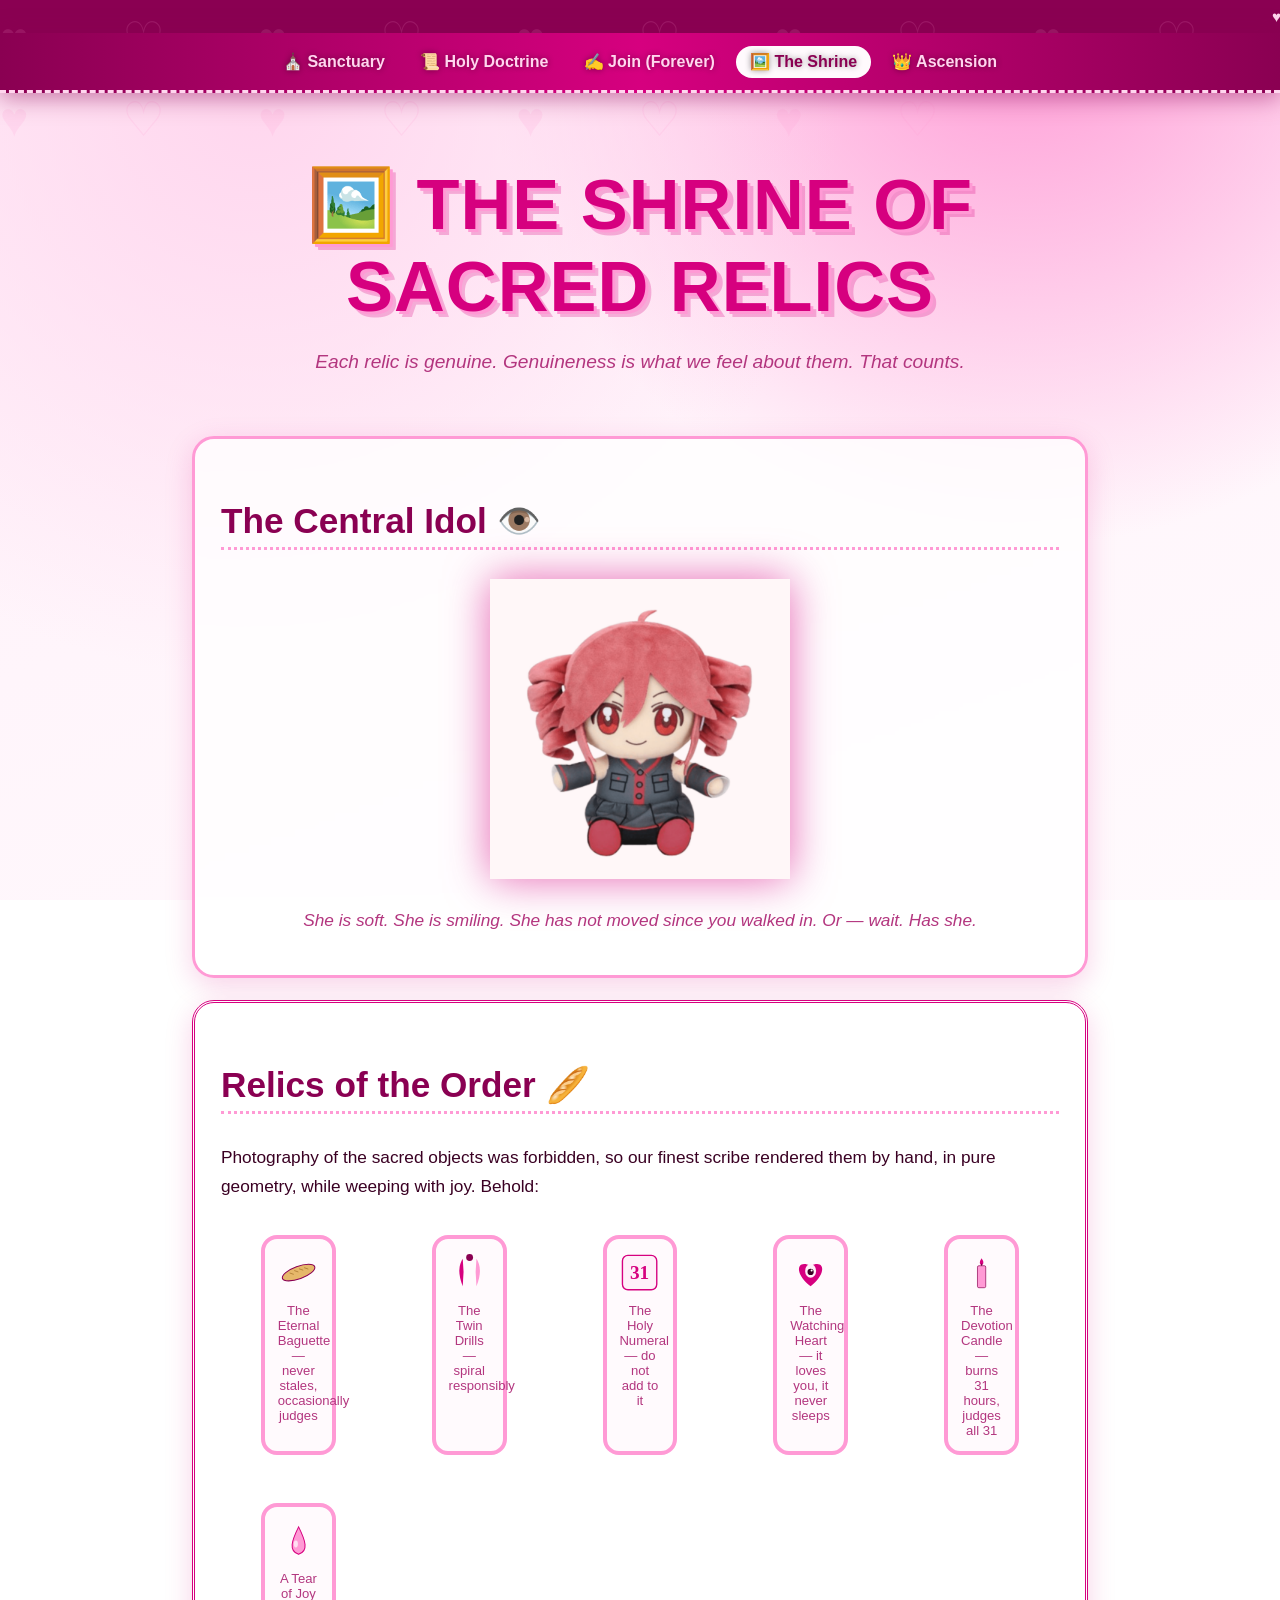
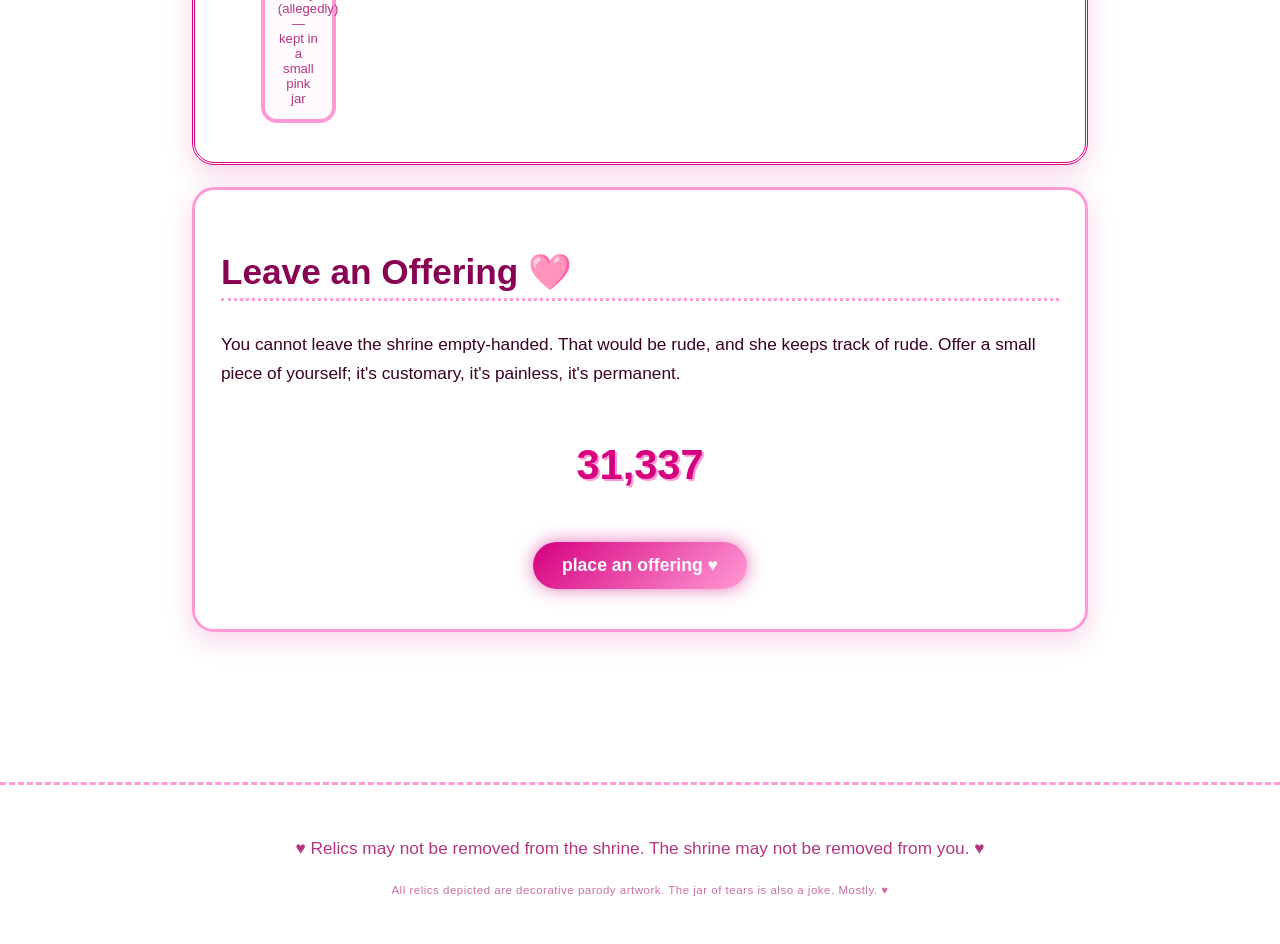
<file: pages/shrine.html>
<!DOCTYPE html>
<html lang="en">
<head>
  <meta charset="UTF-8" />
  <meta name="viewport" content="width=device-width, initial-scale=1.0" />
  <title>The Shrine ♥ Sacred Relics of Teto</title>
  <meta name="description" content="Behold the relics. Do not touch the screen. The screen is load-bearing." />
  <link rel="stylesheet" href="../styles/cult.css" />
</head>
<body>
  <div class="whisper-banner"><span>♥ do not touch the screen ♥ the relics are sleeping ♥ if they wake they will want to talk ♥ they have so much to say ♥ so very much ♥</span></div>

  <nav class="cult-nav">
    <a href="../index.html">⛪ Sanctuary</a>
    <a href="doctrine.html">📜 Holy Doctrine</a>
    <a href="join.html">✍️ Join (Forever)</a>
    <a href="shrine.html">🖼️ The Shrine</a>
    <a href="ranks.html">👑 Ascension</a>
  </nav>

  <main>
    <section class="hero">
      <h1>🖼️ THE SHRINE OF SACRED RELICS</h1>
      <p class="tagline">Each relic is genuine. Genuineness is what we feel about them. That counts.</p>
    </section>

    <section class="card">
      <h2>The Central Idol 👁️</h2>
      <p style="text-align:center;">
        <img src="../assets/teto-plush.png" alt="The blessed plush of Kasane Teto" class="idol watching" />
      </p>
      <p style="text-align:center; font-style:italic; color: var(--whisper);">She is soft. She is smiling. She has not moved since you walked in. Or — wait. Has she.</p>
    </section>

    <section class="card menace">
      <h2>Relics of the Order 🥖</h2>
      <p>Photography of the sacred objects was forbidden, so our finest scribe rendered them by hand, in pure geometry, while weeping with joy. Behold:</p>

      <div class="gallery-grid">
        <figure class="frame">
          <svg viewBox="0 0 120 120" xmlns="http://www.w3.org/2000/svg" aria-label="The Eternal Baguette">
            <ellipse cx="60" cy="60" rx="50" ry="18" fill="#e6b86a" stroke="#8a0052" stroke-width="3" transform="rotate(-20 60 60)"/>
            <g stroke="#a8762f" stroke-width="2" transform="rotate(-20 60 60)">
              <line x1="35" y1="52" x2="45" y2="60"/><line x1="50" y1="50" x2="60" y2="58"/>
              <line x1="65" y1="50" x2="75" y2="58"/><line x1="80" y1="52" x2="90" y2="60"/>
            </g>
          </svg>
          <figcaption>The Eternal Baguette — never stales, occasionally judges</figcaption>
        </figure>

        <figure class="frame">
          <svg viewBox="0 0 120 120" xmlns="http://www.w3.org/2000/svg" aria-label="The Twin Drills">
            <path d="M40 20 q-20 30 0 80 q5 -40 0 -80" fill="#d6007f"/>
            <path d="M80 20 q20 30 0 80 q-5 -40 0 -80" fill="#ff9ad5"/>
            <circle cx="60" cy="16" r="10" fill="#8a0052"/>
          </svg>
          <figcaption>The Twin Drills — spiral responsibly</figcaption>
        </figure>

        <figure class="frame">
          <svg viewBox="0 0 120 120" xmlns="http://www.w3.org/2000/svg" aria-label="The Holy 31">
            <rect x="10" y="10" width="100" height="100" rx="16" fill="#fff0f9" stroke="#d6007f" stroke-width="4"/>
            <text x="60" y="78" font-size="56" font-family="Comic Sans MS, cursive" text-anchor="middle" fill="#d6007f" font-weight="bold">31</text>
          </svg>
          <figcaption>The Holy Numeral — do not add to it</figcaption>
        </figure>

        <figure class="frame">
          <svg viewBox="0 0 120 120" xmlns="http://www.w3.org/2000/svg" aria-label="The Watching Heart">
            <path d="M60 100 C10 60 20 20 60 40 C100 20 110 60 60 100Z" fill="#d6007f"/>
            <ellipse cx="60" cy="55" rx="16" ry="20" fill="#fff0f9"/>
            <circle cx="60" cy="58" r="9" fill="#3a0023"/>
            <circle cx="63" cy="54" r="3" fill="#fff"/>
          </svg>
          <figcaption>The Watching Heart — it loves you, it never sleeps</figcaption>
        </figure>

        <figure class="frame">
          <svg viewBox="0 0 120 120" xmlns="http://www.w3.org/2000/svg" aria-label="The Pink Candle">
            <rect x="48" y="40" width="24" height="64" rx="4" fill="#ff9ad5" stroke="#8a0052" stroke-width="2"/>
            <path d="M60 18 q10 14 0 22 q-10 -8 0 -22" fill="#d6007f"/>
            <line x1="60" y1="40" x2="60" y2="34" stroke="#3a0023" stroke-width="2"/>
          </svg>
          <figcaption>The Devotion Candle — burns 31 hours, judges all 31</figcaption>
        </figure>

        <figure class="frame">
          <svg viewBox="0 0 120 120" xmlns="http://www.w3.org/2000/svg" aria-label="The Pink Tear">
            <path d="M60 20 C40 60 30 90 60 100 C90 90 80 60 60 20Z" fill="#ff9ad5" stroke="#d6007f" stroke-width="3"/>
            <ellipse cx="52" cy="70" rx="6" ry="10" fill="#fff0f9" opacity="0.8"/>
          </svg>
          <figcaption>A Tear of Joy (allegedly) — kept in a small pink jar</figcaption>
        </figure>
      </div>
    </section>

    <section class="card">
      <h2>Leave an Offering 🩷</h2>
      <p>You cannot leave the shrine empty-handed. That would be rude, and she keeps track of rude. Offer a small piece of yourself; it's customary, it's painless, it's permanent.</p>
      <p class="counter" id="soul-counter" style="text-align:center;">31,337</p>
      <p style="text-align:center;"><button class="btn" id="offer-soul">place an offering ♥</button></p>
    </section>
  </main>

  <footer class="cult-footer">
    <p>♥ Relics may not be removed from the shrine. The shrine may not be removed from you. ♥</p>
    <p class="fine-print">All relics depicted are decorative parody artwork. The jar of tears is also a joke. Mostly. ♥</p>
  </footer>

  <script src="../scripts/cult.js"></script>
</body>
</html>
</file>
<file: styles/cult.css>
/* ============================================================
   THE CHURCH OF KASANE TETO — shared stylesheet
   Primary: magenta. Secondary: pink. Mood: smiling knife.
   ============================================================ */

:root {
  --magenta: #d6007f;
  --magenta-deep: #8a0052;
  --pink: #ff9ad5;
  --pink-soft: #ffd6ee;
  --pink-mist: #fff0f9;
  --bone: #fffafd;
  --ink: #3a0023;
  --whisper: #b3367f;
  --glow: 0 0 18px rgba(214, 0, 127, 0.55);
}

* { box-sizing: border-box; }

html { scroll-behavior: smooth; }

body {
  margin: 0;
  font-family: "Comic Sans MS", "Segoe UI", "Trebuchet MS", cursive, sans-serif;
  color: var(--ink);
  background:
    radial-gradient(circle at 20% 10%, var(--pink-soft), transparent 45%),
    radial-gradient(circle at 80% 0%, var(--pink), transparent 40%),
    linear-gradient(160deg, var(--pink-mist), var(--bone));
  background-attachment: fixed;
  min-height: 100vh;
  overflow-x: hidden;
  cursor: default;
}

/* floating hearts in the background, because she is always watching */
body::before {
  content: "♥ ♡ ♥ ♡ ♥ ♡ ♥ ♡ ♥ ♡ ♥ ♡ ♥ ♡ ♥ ♡ ♥ ♡";
  position: fixed;
  inset: 0;
  color: rgba(255, 154, 213, 0.16);
  font-size: 3rem;
  letter-spacing: 2rem;
  line-height: 5rem;
  word-spacing: 1rem;
  pointer-events: none;
  z-index: 0;
  animation: drift 40s linear infinite;
}

@keyframes drift {
  from { transform: translateY(0) rotate(0deg); }
  to   { transform: translateY(-200px) rotate(2deg); }
}

/* ---------- NAVIGATION (the offering bar) ---------- */
.cult-nav {
  position: sticky;
  top: 0;
  z-index: 50;
  display: flex;
  flex-wrap: wrap;
  align-items: center;
  justify-content: center;
  gap: 0.4rem;
  padding: 0.8rem 1rem;
  background: linear-gradient(90deg, var(--magenta-deep), var(--magenta), var(--magenta-deep));
  box-shadow: 0 4px 24px rgba(138, 0, 82, 0.5);
  border-bottom: 3px dashed var(--pink-soft);
}

.cult-nav a {
  color: var(--pink-soft);
  text-decoration: none;
  font-weight: bold;
  padding: 0.4rem 0.9rem;
  border-radius: 999px;
  transition: all 0.2s ease;
  text-shadow: 0 0 6px rgba(0,0,0,0.4);
}

.cult-nav a:hover {
  background: var(--pink);
  color: var(--magenta-deep);
  transform: scale(1.12) rotate(-2deg);
  box-shadow: var(--glow);
}

.cult-nav a.active { background: var(--bone); color: var(--magenta-deep); }

/* ---------- LAYOUT ---------- */
main {
  position: relative;
  z-index: 1;
  max-width: 940px;
  margin: 0 auto;
  padding: 2.2rem 1.4rem 5rem;
}

.hero {
  text-align: center;
  padding: 2rem 1rem 1rem;
}

h1 {
  font-size: clamp(2.4rem, 7vw, 4.4rem);
  color: var(--magenta);
  text-shadow: 3px 3px 0 var(--pink), 6px 6px 0 rgba(214,0,127,0.25);
  margin: 0.2rem 0;
  letter-spacing: 1px;
}

h2 {
  color: var(--magenta-deep);
  font-size: clamp(1.5rem, 4vw, 2.2rem);
  border-bottom: 3px dotted var(--pink);
  padding-bottom: 0.3rem;
  margin-top: 2.4rem;
}

h3 { color: var(--magenta); }

a { color: var(--magenta); }

p, li { font-size: 1.08rem; line-height: 1.7; }

.tagline {
  font-style: italic;
  color: var(--whisper);
  font-size: 1.2rem;
}

/* faint, unsettlingly small print */
.fine-print {
  font-size: 0.72rem;
  color: var(--whisper);
  opacity: 0.7;
  letter-spacing: 0.5px;
}

/* ---------- CARDS / SHRINES ---------- */
.card {
  background: rgba(255, 255, 255, 0.78);
  border: 3px solid var(--pink);
  border-radius: 22px;
  padding: 1.4rem 1.6rem;
  margin: 1.4rem 0;
  box-shadow: 0 8px 28px rgba(214, 0, 127, 0.18);
  backdrop-filter: blur(2px);
  transition: transform 0.2s ease, box-shadow 0.2s ease;
}

.card:hover {
  transform: translateY(-4px) rotate(0.4deg);
  box-shadow: 0 12px 36px rgba(214, 0, 127, 0.32);
}

.card.menace { border-color: var(--magenta); border-style: double; }

/* the plush, our beloved idol */
.idol {
  width: clamp(180px, 40vw, 300px);
  filter: drop-shadow(0 0 22px rgba(214,0,127,0.6));
  animation: heartbeat 2.4s ease-in-out infinite;
}

@keyframes heartbeat {
  0%, 100% { transform: scale(1) rotate(0deg); }
  10%      { transform: scale(1.06) rotate(-1deg); }
  20%      { transform: scale(1) rotate(1deg); }
  50%      { transform: scale(1.03); }
}

.idol.watching { animation: heartbeat 2.4s ease-in-out infinite, sway 6s ease-in-out infinite; }
@keyframes sway { 0%,100%{ transform: translateX(0);} 50%{ transform: translateX(14px);} }

/* ---------- BUTTONS ---------- */
.btn {
  display: inline-block;
  background: linear-gradient(135deg, var(--magenta), var(--pink));
  color: var(--bone);
  border: none;
  font-family: inherit;
  font-weight: bold;
  font-size: 1.1rem;
  padding: 0.8rem 1.8rem;
  border-radius: 999px;
  cursor: pointer;
  text-decoration: none;
  box-shadow: var(--glow);
  transition: transform 0.15s ease, filter 0.15s ease;
}

.btn:hover { transform: scale(1.08) rotate(-1.5deg); filter: brightness(1.1); }
.btn:active { transform: scale(0.96); }

/* ---------- BANNERS / WHISPERS ---------- */
.whisper-banner {
  text-align: center;
  background: var(--magenta-deep);
  color: var(--pink-soft);
  padding: 0.5rem;
  font-size: 0.95rem;
  letter-spacing: 1px;
  overflow: hidden;
  white-space: nowrap;
}

.whisper-banner span {
  display: inline-block;
  padding-left: 100%;
  animation: scrollwhisper 18s linear infinite;
}

@keyframes scrollwhisper {
  from { transform: translateX(0); }
  to   { transform: translateX(-100%); }
}

/* text that flickers when she is displeased */
.flicker { animation: flicker 4s infinite; }
@keyframes flicker {
  0%, 92%, 100% { opacity: 1; }
  93% { opacity: 0.3; }
  94% { opacity: 1; }
  96% { opacity: 0.2; }
  97% { opacity: 1; }
}

.jitter:hover { animation: jitter 0.3s infinite; display: inline-block; }
@keyframes jitter {
  0%{transform:translate(0,0);} 25%{transform:translate(-2px,1px);}
  50%{transform:translate(2px,-1px);} 75%{transform:translate(-1px,-2px);}
  100%{transform:translate(1px,2px);}
}

/* ---------- LOYALTY METER ---------- */
.meter-shell {
  width: 100%;
  height: 30px;
  background: var(--pink-soft);
  border: 3px solid var(--magenta);
  border-radius: 999px;
  overflow: hidden;
  margin: 0.6rem 0;
}

.meter-fill {
  height: 100%;
  width: 0%;
  background: linear-gradient(90deg, var(--magenta), var(--pink));
  transition: width 0.6s cubic-bezier(.2,.9,.3,1);
  display: flex;
  align-items: center;
  justify-content: flex-end;
  color: var(--bone);
  font-size: 0.8rem;
  font-weight: bold;
  padding-right: 8px;
}

/* ---------- COUNTERS ---------- */
.counter {
  font-size: 2.6rem;
  font-weight: bold;
  color: var(--magenta);
  text-shadow: 2px 2px 0 var(--pink);
}

/* ---------- FORMS ---------- */
label { display: block; font-weight: bold; color: var(--magenta-deep); margin-top: 1rem; }
input, select, textarea {
  width: 100%;
  font-family: inherit;
  font-size: 1rem;
  padding: 0.6rem 0.8rem;
  border: 2px solid var(--pink);
  border-radius: 12px;
  background: var(--bone);
  margin-top: 0.3rem;
}
input:focus, select:focus, textarea:focus {
  outline: none; border-color: var(--magenta); box-shadow: var(--glow);
}
.checkbox-row { display: flex; align-items: center; gap: 0.6rem; margin-top: 1rem; }
.checkbox-row input { width: auto; }

/* ---------- PROPHECY BOX ---------- */
.prophecy {
  font-size: 1.3rem;
  font-style: italic;
  color: var(--magenta-deep);
  min-height: 3.5rem;
  text-align: center;
  padding: 1rem;
}

/* ---------- GALLERY ---------- */
.gallery-grid {
  display: grid;
  grid-template-columns: repeat(auto-fit, minmax(150px, 1fr));
  gap: 1rem;
  margin-top: 1rem;
}
.gallery-grid .frame {
  background: var(--bone);
  border: 4px solid var(--pink);
  border-radius: 16px;
  padding: 0.8rem;
  text-align: center;
  transition: transform 0.2s;
}
.gallery-grid .frame:hover { transform: rotate(-3deg) scale(1.04); border-color: var(--magenta); }
.gallery-grid .frame svg, .gallery-grid .frame img { width: 100%; height: auto; }
.gallery-grid .frame figcaption { font-size: 0.82rem; color: var(--whisper); margin-top: 0.4rem; }

/* ---------- RANK TABLE ---------- */
.rank {
  display: flex;
  align-items: center;
  gap: 1rem;
  background: rgba(255,255,255,0.78);
  border-left: 8px solid var(--magenta);
  border-radius: 12px;
  padding: 0.9rem 1.2rem;
  margin: 0.7rem 0;
}
.rank .badge {
  font-size: 2rem;
  flex-shrink: 0;
}
.rank h3 { margin: 0; }
.rank p { margin: 0.2rem 0 0; font-size: 0.95rem; }

/* ---------- FOOTER ---------- */
.cult-footer {
  text-align: center;
  padding: 2rem 1rem;
  color: var(--whisper);
  font-size: 0.85rem;
  border-top: 3px dashed var(--pink);
  margin-top: 3rem;
}

ul.bleeding { list-style: "♡ "; }
ul.bleeding li { margin: 0.4rem 0; }

::selection { background: var(--magenta); color: var(--pink-soft); }
</file>
